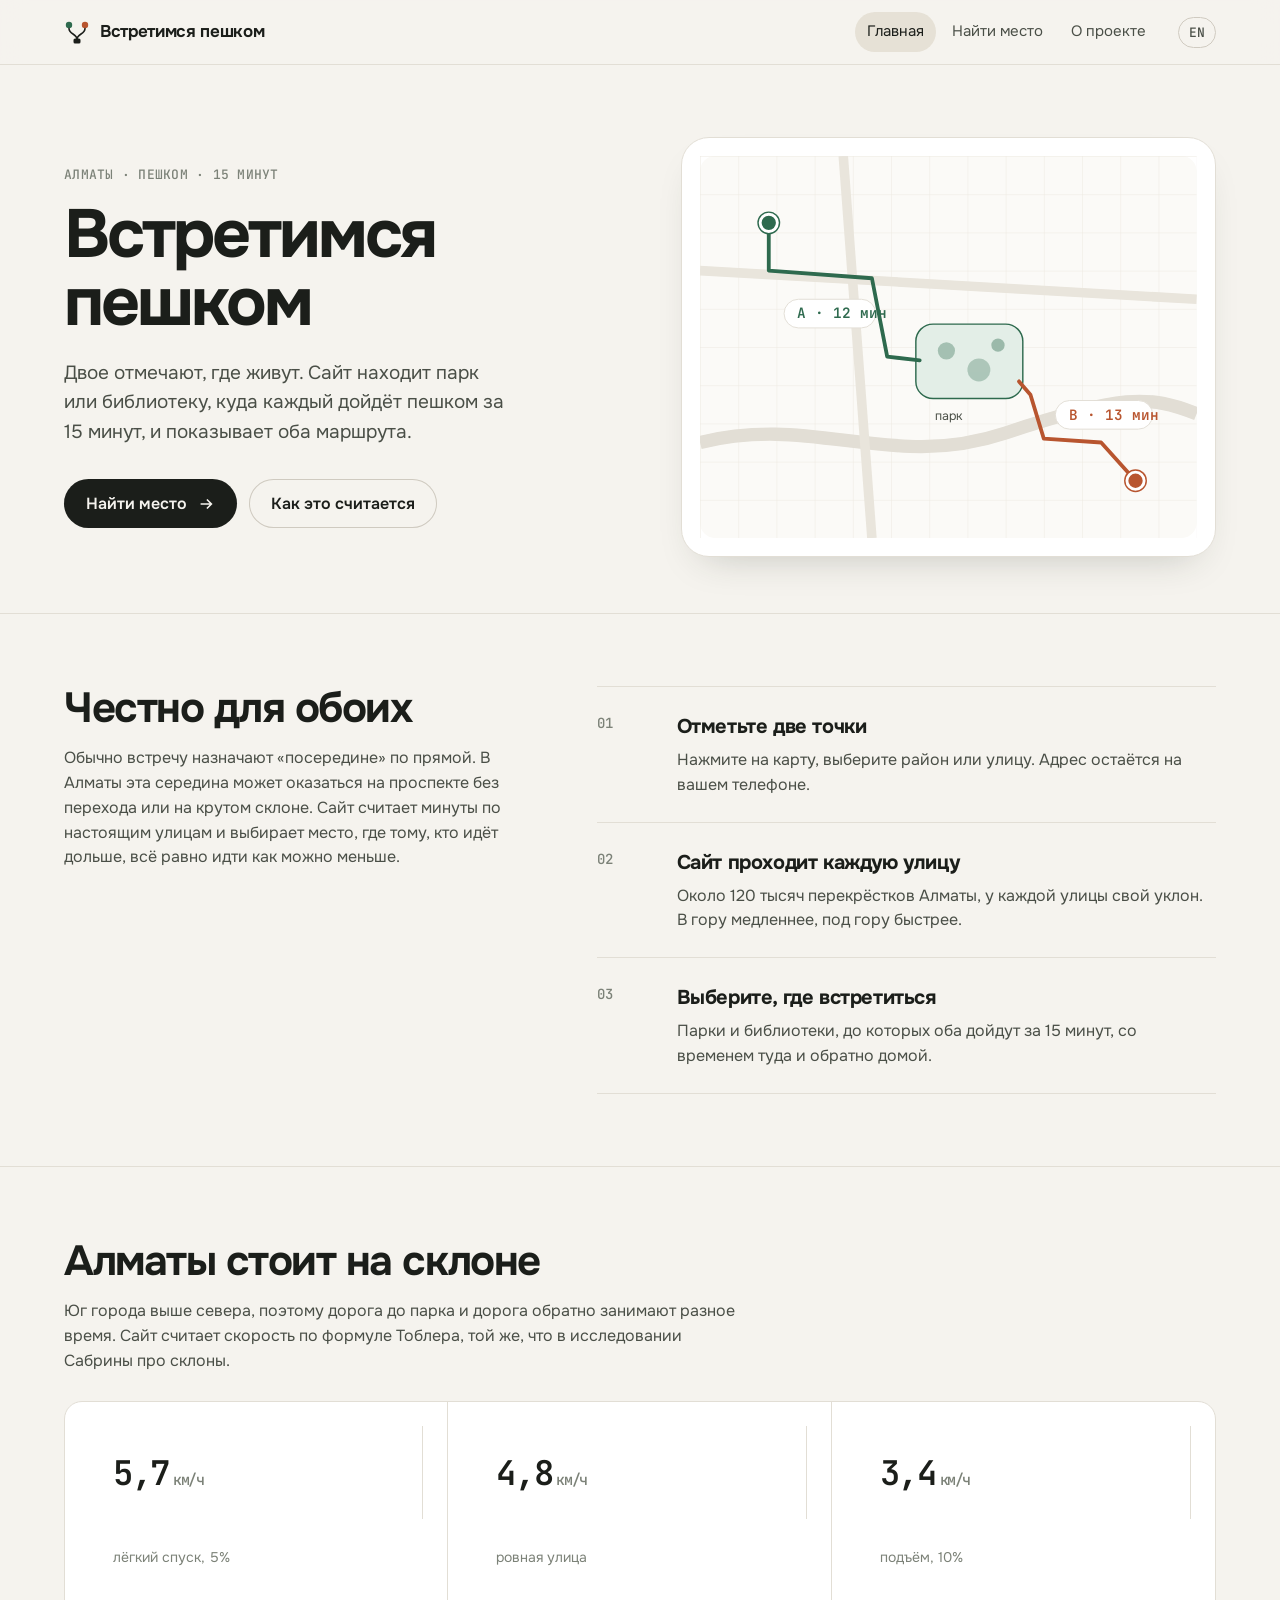
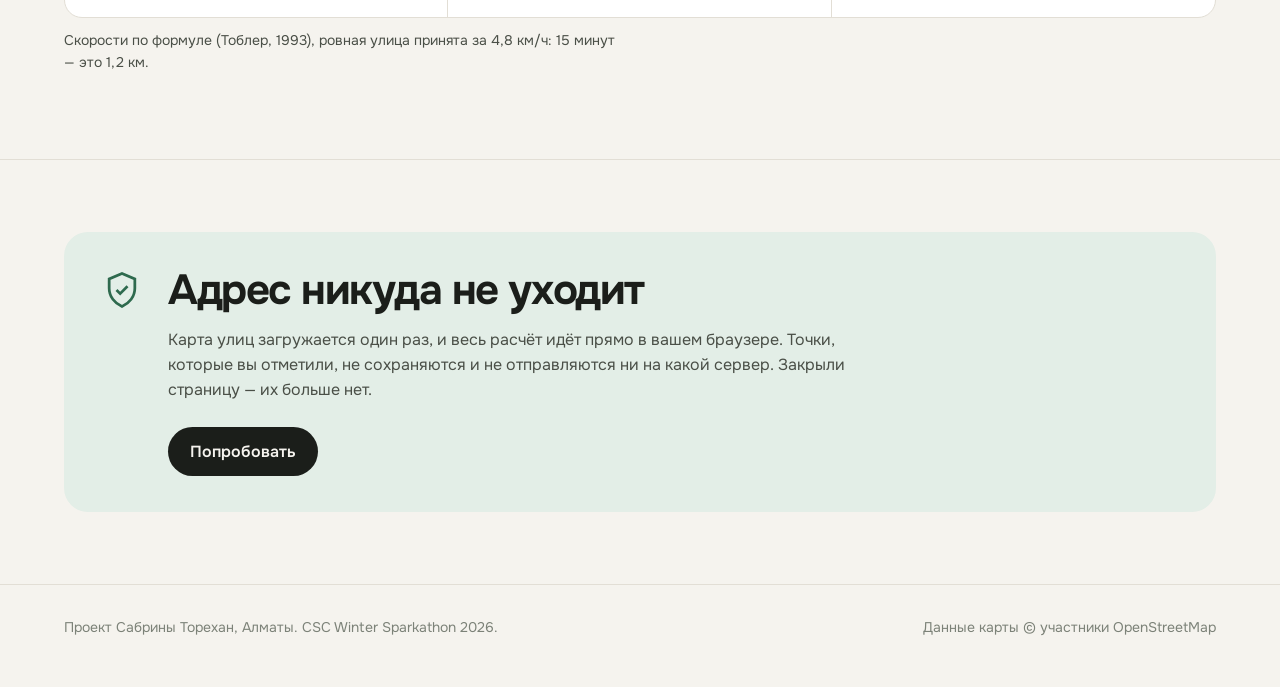
<file: site/index.html>
<!doctype html>
<html lang="ru">
<head>
<meta charset="utf-8">
<meta name="viewport" content="width=device-width, initial-scale=1">
<title>Встретимся пешком · Алматы</title>
<meta name="description" content="Двое отмечают, где живут. Сайт находит парк или библиотеку в Алматы, куда каждый дойдёт пешком за 15 минут.">
<link rel="icon" href="favicon.svg" type="image/svg+xml">
<link rel="preconnect" href="https://fonts.googleapis.com"><link rel="preconnect" href="https://fonts.gstatic.com" crossorigin>
<link href="https://fonts.googleapis.com/css2?family=Onest:wght@400;500;600;700&family=JetBrains+Mono:wght@500;600&display=swap" rel="stylesheet">
<link rel="stylesheet" href="styles.css?v=2">
<script src="i18n.js?v=2"></script>
</head>
<body>
<header class="top"><div class="wrap">
  <a class="brand" href="index.html"><svg class="brand-mark" viewBox="0 0 26 26" fill="none"><circle cx="5" cy="6" r="3.2" fill="#2E6A4E"/><circle cx="21" cy="6" r="3.2" fill="#B8552F"/><path d="M5 9.5c0 6 8 5 8 11M21 9.5c0 6-8 5-8 11" stroke="#1B1E1A" stroke-width="1.6" stroke-linecap="round"/><rect x="9.5" y="19.5" width="7" height="5" rx="1.6" fill="#1B1E1A"/></svg><span data-en="Meet on Foot">Встретимся пешком</span></a>
  <nav class="nav"><a href="index.html" aria-current="page" data-en="Home">Главная</a><a href="tool.html" data-en="Find a place">Найти место</a><a href="about.html" data-en="About">О проекте</a></nav>
  <button class="lang" type="button" aria-label="Language">EN</button>
</div></header>

<main>
<section class="hero"><div class="wrap hero-grid">
  <div>
    <p class="kicker" data-en="Almaty · on foot · 15 minutes">Алматы · пешком · 15 минут</p>
    <h1 data-en="Meet halfway.<br>On foot.">Встретимся<br>пешком</h1>
    <p class="lead" data-en="Two people mark where they live. The site finds a park or a library that each of them can walk to in 15 minutes, and shows both routes.">Двое отмечают, где живут. Сайт находит парк или библиотеку, куда каждый дойдёт пешком за 15 минут, и показывает оба маршрута.</p>
    <div class="cta">
      <a class="btn btn-primary" href="tool.html"><span data-en="Find a place">Найти место</span><svg viewBox="0 0 20 20" fill="none" stroke="currentColor" stroke-width="1.8"><path d="M4 10h11M11 5l5 5-5 5"/></svg></a>
      <a class="btn btn-ghost" href="#how" data-en="How it works">Как это считается</a>
    </div>
  </div>
  <div class="hero-art fade-in" aria-hidden="true">
    <svg viewBox="0 0 520 400" fill="none">
      <defs><pattern id="grid" width="40" height="40" patternUnits="userSpaceOnUse"><path d="M40 0H0V40" stroke="#ECE8DF" stroke-width="1"/></pattern></defs>
      <rect width="520" height="400" rx="16" fill="#FBFAF7"/><rect width="520" height="400" fill="url(#grid)"/>
      <path d="M0 300 C120 270 200 330 320 290 S470 250 520 270" stroke="#E2DED5" stroke-width="14"/>
      <path d="M150 0 L180 400" stroke="#E9E5DC" stroke-width="10"/><path d="M0 120 L520 150" stroke="#E9E5DC" stroke-width="10"/>
      <rect x="226" y="176" width="112" height="78" rx="18" fill="#E3EEE7" stroke="#2E6A4E" stroke-width="1.5"/>
      <circle cx="258" cy="204" r="9" fill="#2E6A4E" opacity=".35"/><circle cx="292" cy="224" r="12" fill="#2E6A4E" opacity=".3"/><circle cx="312" cy="198" r="7" fill="#2E6A4E" opacity=".4"/>
      <path class="draw" style="--len:420" d="M72 70 L72 120 L180 128 L196 210 L230 214" stroke="#2E6A4E" stroke-width="4" stroke-linecap="round" stroke-linejoin="round"/>
      <path class="draw d2" style="--len:460" d="M456 340 L420 300 L360 296 L346 250 L334 236" stroke="#B8552F" stroke-width="4" stroke-linecap="round" stroke-linejoin="round"/>
      <circle class="pulse" cx="72" cy="70" r="12" fill="#2E6A4E"/><circle cx="72" cy="70" r="9" fill="#2E6A4E" stroke="#fff" stroke-width="3"/>
      <circle class="pulse" cx="456" cy="340" r="12" fill="#B8552F"/><circle cx="456" cy="340" r="9" fill="#B8552F" stroke="#fff" stroke-width="3"/>
      <g font-family="JetBrains Mono, monospace" font-size="15" font-weight="600">
        <rect x="88" y="150" width="96" height="30" rx="15" fill="#fff" stroke="#E2DED5"/><text x="102" y="170" fill="#2E6A4E">A · 12 мин</text>
        <rect x="372" y="256" width="102" height="30" rx="15" fill="#fff" stroke="#E2DED5"/><text x="386" y="276" fill="#B8552F">B · 13 мин</text>
      </g>
      <text x="246" y="276" font-family="Onest, sans-serif" font-size="13" fill="#4A4F47">парк</text>
    </svg>
  </div>
</div></section>

<section class="section" id="how"><div class="wrap split">
  <div>
    <h2 data-en="Fair for both of you">Честно для обоих</h2>
    <p data-en="Most meeting apps pick the middle of a straight line. In Almaty that middle can be a highway or a steep hill. This site counts minutes along real streets and picks a place where the one who walks longer still walks as little as possible.">Обычно встречу назначают «посередине» по прямой. В Алматы эта середина может оказаться на проспекте без перехода или на крутом склоне. Сайт считает минуты по настоящим улицам и выбирает место, где тому, кто идёт дольше, всё равно идти как можно меньше.</p>
  </div>
  <ol class="steps">
    <li><span class="n">01</span><div><h3 data-en="Mark two points">Отметьте две точки</h3><p data-en="Tap the map, pick a district or type a street. The address stays on your phone.">Нажмите на карту, выберите район или улицу. Адрес остаётся на вашем телефоне.</p></div></li>
    <li><span class="n">02</span><div><h3 data-en="The site walks every street">Сайт проходит каждую улицу</h3><p data-en="About 120,000 street crossings of Almaty, each with its slope. Uphill is slower, downhill is faster.">Около 120 тысяч перекрёстков Алматы, у каждой улицы свой уклон. В гору медленнее, под гору быстрее.</p></div></li>
    <li><span class="n">03</span><div><h3 data-en="Choose where to meet">Выберите, где встретиться</h3><p data-en="Parks and libraries that both of you reach within 15 minutes, with time there and time back home.">Парки и библиотеки, до которых оба дойдут за 15 минут, со временем туда и обратно домой.</p></div></li>
  </ol>
</div></section>

<section class="section"><div class="wrap">
  <h2 data-en="Almaty is a slope">Алматы стоит на склоне</h2>
  <p data-en="The south of the city is higher than the north, so the walk to a park and the walk back are not the same. The site uses Tobler's hiking function, the same one used in Sabrina's slope study.">Юг города выше севера, поэтому дорога до парка и дорога обратно занимают разное время. Сайт считает скорость по формуле Тоблера, той же, что в исследовании Сабрины про склоны.</p>
  <div class="slope" style="margin-top:28px">
    <div><div class="v num">5,7<small data-en="km/h">км/ч</small></div><div class="l" data-en="gentle downhill, 5%">лёгкий спуск, 5%</div></div>
    <div><div class="v num">4,8<small data-en="km/h">км/ч</small></div><div class="l" data-en="flat street">ровная улица</div></div>
    <div><div class="v num">3,4<small data-en="km/h">км/ч</small></div><div class="l" data-en="uphill, 10%">подъём, 10%</div></div>
  </div>
  <p class="note" style="margin-top:12px" data-en="Speeds from the formula (Tobler, 1993), scaled so that a flat street is 4.8 km/h: 15 minutes is 1.2 km.">Скорости по формуле (Тоблер, 1993), ровная улица принята за 4,8 км/ч: 15 минут — это 1,2 км.</p>
</div></section>

<section class="section"><div class="wrap">
  <div class="privacy">
    <svg viewBox="0 0 24 24" fill="none" stroke="currentColor" stroke-width="1.5"><path d="M12 3l7 3v5c0 4.5-3 8.3-7 10-4-1.7-7-5.5-7-10V6l7-3z"/><path d="M9 12l2 2 4-4"/></svg>
    <div>
      <h2 data-en="Your address goes nowhere">Адрес никуда не уходит</h2>
      <p data-en="The whole map of streets is downloaded once, and every calculation runs inside your browser. The points you mark are not saved and are not sent to any server. Close the page and they are gone.">Карта улиц загружается один раз, и весь расчёт идёт прямо в вашем браузере. Точки, которые вы отметили, не сохраняются и не отправляются ни на какой сервер. Закрыли страницу — их больше нет.</p>
      <a class="btn btn-primary" href="tool.html" style="margin-top:8px" data-en="Try it">Попробовать</a>
    </div>
  </div>
</div></section>
</main>

<footer class="foot"><div class="wrap">
  <span data-en="A project by Sabrina Torekhan, Almaty. CSC Winter Sparkathon 2026.">Проект Сабрины Торехан, Алматы. CSC Winter Sparkathon 2026.</span>
  <span data-en="Map data © OpenStreetMap contributors">Данные карты © участники OpenStreetMap</span>
</div></footer>
</body>
</html>
</file>
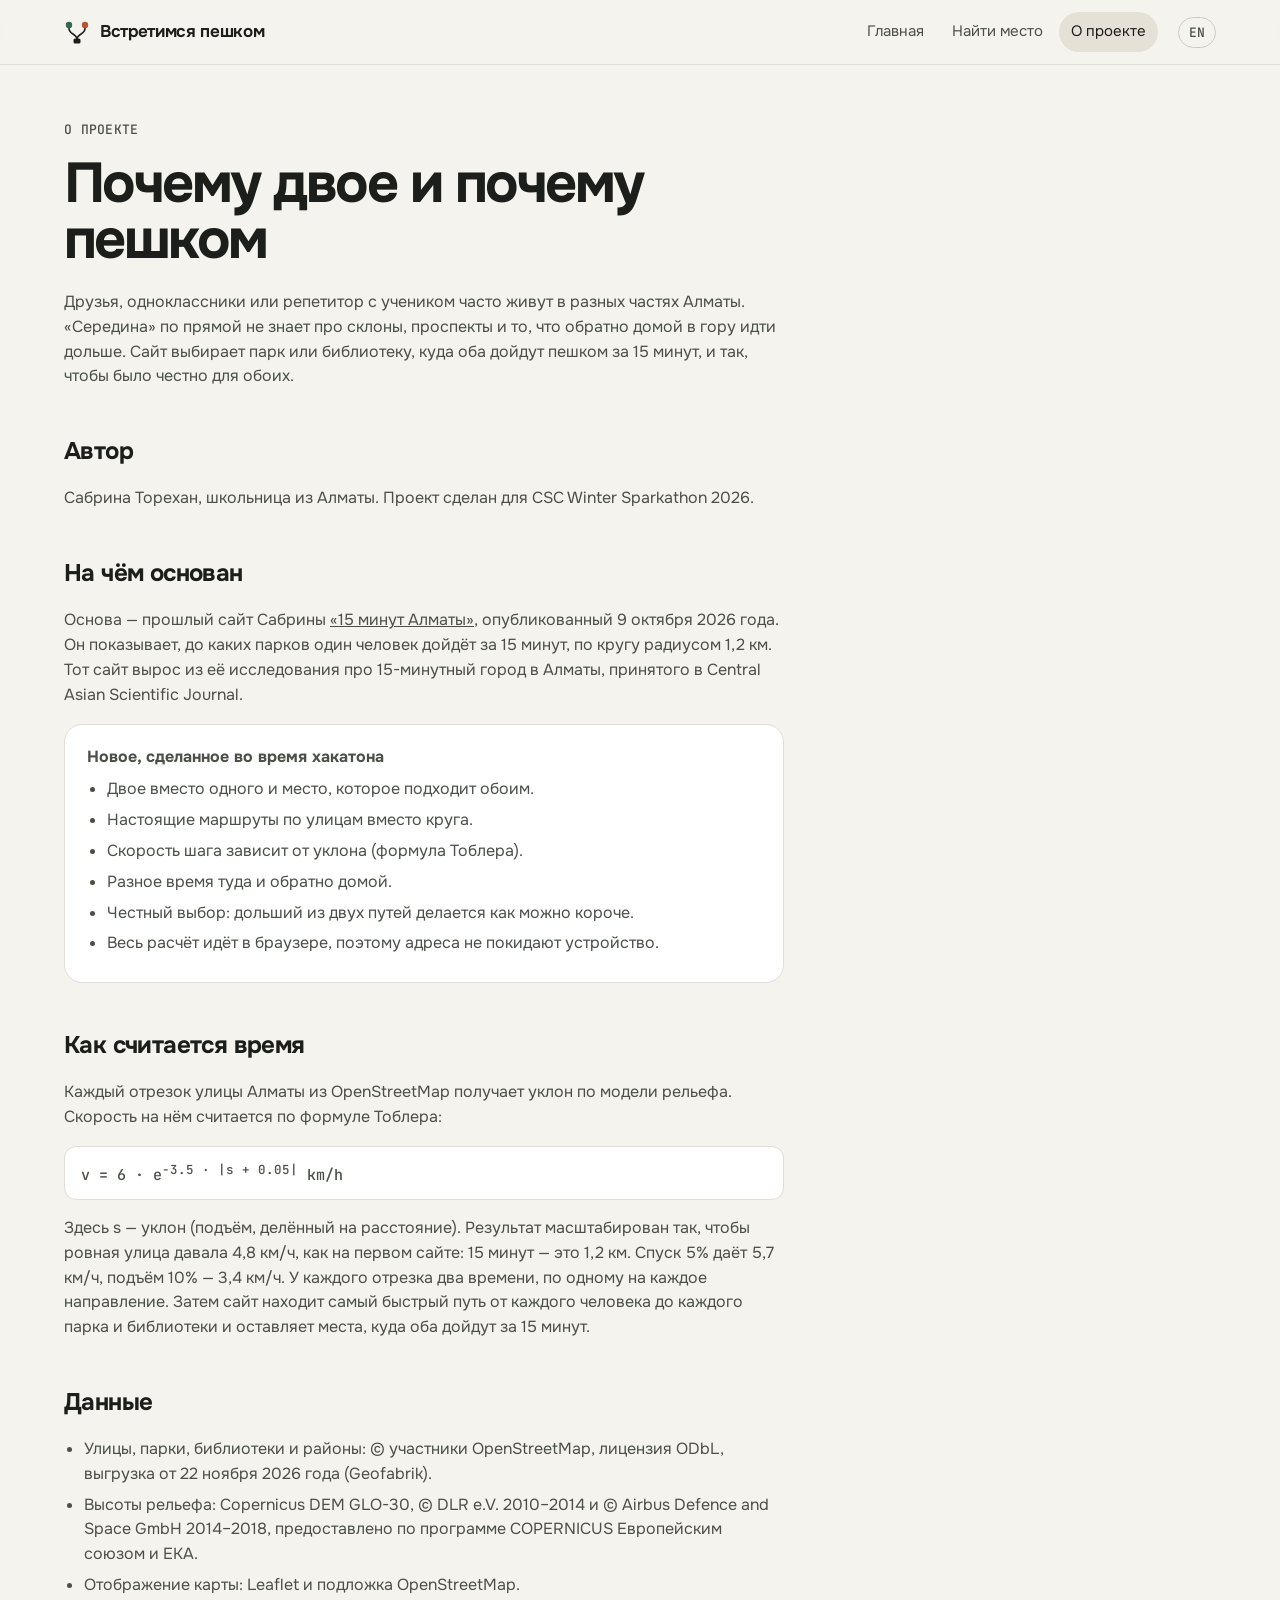
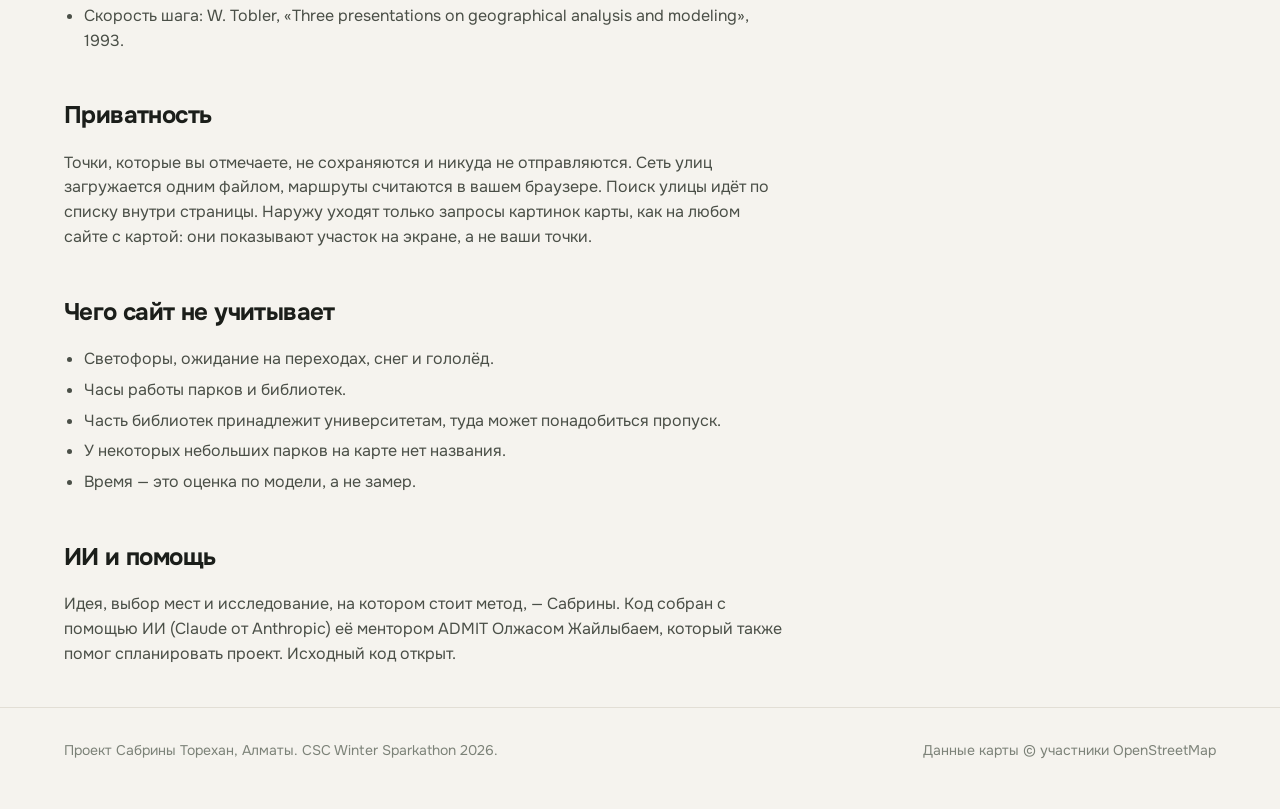
<file: site/about.html>
<!doctype html>
<html lang="ru">
<head>
<meta charset="utf-8">
<meta name="viewport" content="width=device-width, initial-scale=1">
<title>О проекте · Встретимся пешком</title>
<meta name="description" content="Кто сделал сайт, на чём он основан, как считается время пешком и что сайт не учитывает.">
<link rel="icon" href="favicon.svg" type="image/svg+xml">
<link rel="preconnect" href="https://fonts.googleapis.com"><link rel="preconnect" href="https://fonts.gstatic.com" crossorigin>
<link href="https://fonts.googleapis.com/css2?family=Onest:wght@400;500;600;700&family=JetBrains+Mono:wght@500;600&display=swap" rel="stylesheet">
<link rel="stylesheet" href="styles.css?v=2">
<script src="i18n.js?v=2"></script>
</head>
<body>
<header class="top"><div class="wrap">
  <a class="brand" href="index.html"><svg class="brand-mark" viewBox="0 0 26 26" fill="none"><circle cx="5" cy="6" r="3.2" fill="#2E6A4E"/><circle cx="21" cy="6" r="3.2" fill="#B8552F"/><path d="M5 9.5c0 6 8 5 8 11M21 9.5c0 6-8 5-8 11" stroke="#1B1E1A" stroke-width="1.6" stroke-linecap="round"/><rect x="9.5" y="19.5" width="7" height="5" rx="1.6" fill="#1B1E1A"/></svg><span data-en="Meet on Foot">Встретимся пешком</span></a>
  <nav class="nav"><a href="index.html" data-en="Home">Главная</a><a href="tool.html" data-en="Find a place">Найти место</a><a href="about.html" aria-current="page" data-en="About">О проекте</a></nav>
  <button class="lang" type="button" aria-label="Language">EN</button>
</div></header>

<main><div class="wrap"><article class="prose">
  <p class="kicker" data-en="About the project">О проекте</p>
  <h1 data-en="Why two people, and why on foot">Почему двое и почему пешком</h1>
  <p data-en="Friends, classmates or a tutor and a student often live in different parts of Almaty. Meeting “in the middle” on a straight line ignores hills, highways and the fact that the walk back home uphill is slower. This site picks a park or a library that both people can reach on foot in 15 minutes and that is fair to both.">Друзья, одноклассники или репетитор с учеником часто живут в разных частях Алматы. «Середина» по прямой не знает про склоны, проспекты и то, что обратно домой в гору идти дольше. Сайт выбирает парк или библиотеку, куда оба дойдут пешком за 15 минут, и так, чтобы было честно для обоих.</p>

  <h2 data-en="Author">Автор</h2>
  <p data-en="Sabrina Torekhan, a high school student from Almaty. Built for CSC Winter Sparkathon 2026.">Сабрина Торехан, школьница из Алматы. Проект сделан для CSC Winter Sparkathon 2026.</p>

  <h2 data-en="What it is built on">На чём основан</h2>
  <p data-en="The base is Sabrina's earlier site <a href=&quot;https://15-minut-almaty.netlify.app&quot;>«15 Minutes Almaty»</a>, published on 9 October 2026. It shows which parks one person can reach within 15 minutes, using a 1.2 km circle. It grew out of her research on the 15-minute city in Almaty, accepted by the Central Asian Scientific Journal.">Основа — прошлый сайт Сабрины <a href="https://15-minut-almaty.netlify.app">«15 минут Алматы»</a>, опубликованный 9 октября 2026 года. Он показывает, до каких парков один человек дойдёт за 15 минут, по кругу радиусом 1,2 км. Тот сайт вырос из её исследования про 15-минутный город в Алматы, принятого в Central Asian Scientific Journal.</p>
  <div class="card">
    <p style="margin:0 0 8px"><b data-en="New during the hackathon">Новое, сделанное во время хакатона</b></p>
    <ul style="margin:0">
      <li data-en="Two people instead of one, and a place that suits both.">Двое вместо одного и место, которое подходит обоим.</li>
      <li data-en="Real street routes instead of a circle.">Настоящие маршруты по улицам вместо круга.</li>
      <li data-en="Walking speed that depends on the slope (Tobler's formula).">Скорость шага зависит от уклона (формула Тоблера).</li>
      <li data-en="Different times there and back home.">Разное время туда и обратно домой.</li>
      <li data-en="Fair ranking: the longer of the two walks is kept as short as possible.">Честный выбор: дольший из двух путей делается как можно короче.</li>
      <li data-en="All routing runs in the browser, so addresses never leave the device.">Весь расчёт идёт в браузере, поэтому адреса не покидают устройство.</li>
    </ul>
  </div>

  <h2 data-en="How the time is counted">Как считается время</h2>
  <p data-en="Every street segment of Almaty from OpenStreetMap gets its slope from a terrain model. The walking speed on it comes from Tobler's hiking function:">Каждый отрезок улицы Алматы из OpenStreetMap получает уклон по модели рельефа. Скорость на нём считается по формуле Тоблера:</p>
  <p class="formula">v = 6 · e<sup>−3.5 · |s + 0.05|</sup> km/h</p>
  <p data-en="Here s is the slope (rise divided by distance). The result is scaled so that a flat street gives 4.8 km/h, the speed used on the first site: 15 minutes equals 1.2 km. A 5% descent gives 5.7 km/h, a 10% climb gives 3.4 km/h. Each segment has two times, one for each direction. The site then finds the fastest path from each person to every park and library, and keeps places that both reach in 15 minutes.">Здесь s — уклон (подъём, делённый на расстояние). Результат масштабирован так, чтобы ровная улица давала 4,8 км/ч, как на первом сайте: 15 минут — это 1,2 км. Спуск 5% даёт 5,7 км/ч, подъём 10% — 3,4 км/ч. У каждого отрезка два времени, по одному на каждое направление. Затем сайт находит самый быстрый путь от каждого человека до каждого парка и библиотеки и оставляет места, куда оба дойдут за 15 минут.</p>

  <h2 data-en="Data">Данные</h2>
  <ul>
    <li data-en="Streets, parks, libraries and districts: © OpenStreetMap contributors, ODbL licence, extract of 22 November 2026 (Geofabrik).">Улицы, парки, библиотеки и районы: © участники OpenStreetMap, лицензия ODbL, выгрузка от 22 ноября 2026 года (Geofabrik).</li>
    <li data-en="Terrain heights: Copernicus DEM GLO-30, © DLR e.V. 2010–2014 and © Airbus Defence and Space GmbH 2014–2018, provided under COPERNICUS by the European Union and ESA.">Высоты рельефа: Copernicus DEM GLO-30, © DLR e.V. 2010–2014 и © Airbus Defence and Space GmbH 2014–2018, предоставлено по программе COPERNICUS Европейским союзом и ЕКА.</li>
    <li data-en="Map display: Leaflet and OpenStreetMap map tiles.">Отображение карты: Leaflet и подложка OpenStreetMap.</li>
    <li data-en="Walking speed: W. Tobler, «Three presentations on geographical analysis and modeling», 1993.">Скорость шага: W. Tobler, «Three presentations on geographical analysis and modeling», 1993.</li>
  </ul>

  <h2 data-en="Privacy">Приватность</h2>
  <p data-en="The points you mark are not saved and not sent anywhere. The street network is downloaded as one file and the routes are computed in your browser. Street search works over a list built into the page. The only outside requests are the map tiles, the same as on any map site; they show the area on screen, not your points.">Точки, которые вы отмечаете, не сохраняются и никуда не отправляются. Сеть улиц загружается одним файлом, маршруты считаются в вашем браузере. Поиск улицы идёт по списку внутри страницы. Наружу уходят только запросы картинок карты, как на любом сайте с картой: они показывают участок на экране, а не ваши точки.</p>

  <h2 data-en="What the site does not know">Чего сайт не учитывает</h2>
  <ul>
    <li data-en="Traffic lights, waiting at crossings, snow and ice.">Светофоры, ожидание на переходах, снег и гололёд.</li>
    <li data-en="Opening hours of parks and libraries.">Часы работы парков и библиотек.</li>
    <li data-en="Some libraries belong to universities and may need a pass.">Часть библиотек принадлежит университетам, туда может понадобиться пропуск.</li>
    <li data-en="Some small parks have no name on the map.">У некоторых небольших парков на карте нет названия.</li>
    <li data-en="Times are a model estimate, not a measurement.">Время — это оценка по модели, а не замер.</li>
  </ul>

  <h2 data-en="AI and help">ИИ и помощь</h2>
  <p data-en="The idea, the choice of places and the research behind the method are Sabrina's. The code was assembled with the help of AI (Claude by Anthropic) by her ADMIT mentor, Olzhas Zhailybay, who also helped plan the project. The source code is public.">Идея, выбор мест и исследование, на котором стоит метод, — Сабрины. Код собран с помощью ИИ (Claude от Anthropic) её ментором ADMIT Олжасом Жайлыбаем, который также помог спланировать проект. Исходный код открыт.</p>
</article></div></main>

<footer class="foot"><div class="wrap">
  <span data-en="A project by Sabrina Torekhan, Almaty. CSC Winter Sparkathon 2026.">Проект Сабрины Торехан, Алматы. CSC Winter Sparkathon 2026.</span>
  <span data-en="Map data © OpenStreetMap contributors">Данные карты © участники OpenStreetMap</span>
</div></footer>
</body>
</html>
</file>
<file: site/styles.css>
:root{
  --bg:#F5F3EE; --paper:#FFFFFF; --ink:#1B1E1A; --ink-2:#4A4F47; --ink-3:#7C8278;
  --line:#E2DED5; --line-2:#CFCAC0;
  --green:#2E6A4E; --green-soft:#E3EEE7;
  --a:#2E6A4E; --b:#B8552F; --b-soft:#F5E6DE;
  --radius:18px; --radius-sm:12px;
  --shadow:0 18px 40px -22px rgba(40,46,36,.28);
  --font:'Onest',system-ui,-apple-system,'Segoe UI',sans-serif;
  --mono:'JetBrains Mono',ui-monospace,SFMono-Regular,Menlo,monospace;
  --ease:cubic-bezier(.16,1,.3,1);
}
*{box-sizing:border-box}
html,body{margin:0}
body{background:var(--bg);color:var(--ink);font-family:var(--font);font-size:16px;line-height:1.55;-webkit-font-smoothing:antialiased}
a{color:inherit}
img,svg{display:block;max-width:100%}
.wrap{max-width:1200px;margin:0 auto;padding:0 24px}
.num{font-family:var(--mono);font-variant-numeric:tabular-nums;letter-spacing:-.02em}

/* header */
.top{position:sticky;top:0;z-index:20;background:rgba(245,243,238,.86);backdrop-filter:saturate(1.4) blur(12px);-webkit-backdrop-filter:saturate(1.4) blur(12px);border-bottom:1px solid var(--line)}
.top .wrap{display:flex;align-items:center;gap:20px;height:64px}
.brand{display:flex;align-items:center;gap:10px;text-decoration:none;font-weight:650;letter-spacing:-.02em;font-size:17px}
.brand-mark{width:26px;height:26px}
.nav{display:flex;gap:4px;margin-left:auto}
.nav a{text-decoration:none;color:var(--ink-2);font-size:15px;padding:8px 12px;border-radius:999px;transition:background .25s var(--ease),color .25s var(--ease)}
.nav a:hover{background:#EAE6DD;color:var(--ink)}
.nav a[aria-current=page]{color:var(--ink);background:#E6E1D6}
.lang{border:1px solid var(--line-2);background:transparent;color:var(--ink-2);font:500 13px var(--mono);padding:6px 10px;border-radius:999px;cursor:pointer}
.lang:hover{color:var(--ink);border-color:var(--ink-3)}
@media (max-width:720px){
  .top .wrap{height:auto;flex-wrap:wrap;padding-top:10px;padding-bottom:8px;gap:8px}
  .nav{order:3;width:100%;margin-left:0;overflow-x:auto}
  .nav a{padding:6px 10px;font-size:14px;white-space:nowrap}
  .lang{margin-left:auto}
}

/* buttons */
.btn{display:inline-flex;align-items:center;gap:10px;border:0;border-radius:999px;padding:14px 22px;font:600 16px var(--font);text-decoration:none;cursor:pointer;transition:transform .2s var(--ease),background .25s var(--ease),box-shadow .25s var(--ease)}
.btn:active{transform:scale(.98) translateY(1px)}
.btn-primary{background:var(--ink);color:#F5F3EE}
.btn-primary:hover{background:#2C312A}
.btn-ghost{background:transparent;color:var(--ink);box-shadow:inset 0 0 0 1px var(--line-2)}
.btn-ghost:hover{box-shadow:inset 0 0 0 1px var(--ink-3)}
.btn[disabled]{opacity:.45;cursor:not-allowed}
.btn svg{width:18px;height:18px}

/* home */
.hero{padding:72px 0 56px}
.hero-grid{display:grid;grid-template-columns:1.05fr 1fr;gap:56px;align-items:center}
.kicker{font:500 13px var(--mono);color:var(--ink-3);letter-spacing:.02em;text-transform:uppercase;margin:0 0 18px}
h1{font-size:clamp(40px,5.4vw,68px);line-height:1;letter-spacing:-.045em;font-weight:700;margin:0 0 22px}
.lead{font-size:19px;color:var(--ink-2);max-width:34ch;margin:0 0 32px}
.cta{display:flex;gap:12px;flex-wrap:wrap}
.hero-art{background:var(--paper);border:1px solid var(--line);border-radius:28px;box-shadow:var(--shadow);padding:18px;position:relative;overflow:hidden}
.hero-art svg{width:100%;height:auto}
.draw{stroke-dasharray:var(--len);stroke-dashoffset:var(--len);animation:draw 2.4s var(--ease) forwards}
.draw.d2{animation-delay:.5s}
@keyframes draw{to{stroke-dashoffset:0}}
.pulse{transform-box:fill-box;transform-origin:center;animation:pulse 2.6s ease-in-out infinite}
@keyframes pulse{0%,100%{transform:scale(1);opacity:.35}50%{transform:scale(1.9);opacity:0}}
.fade-in{opacity:0;animation:fade .8s var(--ease) forwards}
@keyframes fade{to{opacity:1}}

.section{padding:72px 0;border-top:1px solid var(--line)}
.section h2{font-size:clamp(28px,3.4vw,42px);letter-spacing:-.035em;line-height:1.05;margin:0 0 16px;font-weight:680}
.section p{color:var(--ink-2);max-width:62ch}
.split{display:grid;grid-template-columns:1fr 1.3fr;gap:56px;align-items:start}
.steps{list-style:none;margin:0;padding:0;border-top:1px solid var(--line)}
.steps li{display:grid;grid-template-columns:64px 1fr;gap:16px;padding:24px 0;border-bottom:1px solid var(--line)}
.steps .n{font:500 14px var(--mono);color:var(--ink-3);padding-top:3px}
.steps h3{margin:0 0 6px;font-size:20px;letter-spacing:-.02em}
.steps p{margin:0}

.slope{display:grid;grid-template-columns:repeat(3,minmax(0,1fr));gap:0;border:1px solid var(--line);border-radius:var(--radius);background:var(--paper);overflow:hidden}
.slope div{padding:24px;border-right:1px solid var(--line)}
.slope div:last-child{border-right:0}
.slope .v{font:600 34px var(--mono);letter-spacing:-.04em}
.slope .v small{font-size:15px;color:var(--ink-3);font-weight:500;margin-left:4px}
.slope .l{color:var(--ink-3);font-size:14px;margin-top:4px}
.note{font-size:14px;color:var(--ink-3)}

.privacy{display:grid;grid-template-columns:auto 1fr;gap:24px;align-items:start;background:var(--green-soft);border-radius:24px;padding:36px}
.privacy svg{width:44px;height:44px;color:var(--green)}
.privacy h2{margin-top:0}

.foot{border-top:1px solid var(--line);padding:32px 0 48px;color:var(--ink-3);font-size:14px}
.foot .wrap{display:flex;gap:16px;justify-content:space-between;flex-wrap:wrap}

@media (max-width:860px){
  .hero{padding:40px 0 32px}
  .hero-grid,.split{grid-template-columns:1fr;gap:32px}
  .section{padding:48px 0}
  .slope{grid-template-columns:1fr}
  .slope div{border-right:0;border-bottom:1px solid var(--line)}
  .slope div:last-child{border-bottom:0}
  .privacy{grid-template-columns:1fr;padding:24px}
  .wrap{padding:0 16px}
}

/* about */
.prose{max-width:720px;padding:56px 0 24px}
.prose h1{font-size:clamp(36px,4.6vw,56px)}
.prose h2{font-size:24px;letter-spacing:-.025em;margin:44px 0 10px}
.prose p,.prose li{color:var(--ink-2)}
.prose ul{padding-left:20px}
.prose li{margin:6px 0}
.prose .card{background:var(--paper);border:1px solid var(--line);border-radius:var(--radius);padding:20px 22px;margin:16px 0}
.prose code{font-family:var(--mono);font-size:14px;background:#ECE8DF;padding:1px 6px;border-radius:6px}
.formula{font:500 15px var(--mono);background:var(--paper);border:1px solid var(--line);border-radius:var(--radius-sm);padding:14px 16px;overflow-x:auto;white-space:nowrap}

/* tool */
.tool{display:grid;grid-template-columns:420px 1fr;height:calc(100dvh - 65px)}
.panel{overflow-y:auto;border-right:1px solid var(--line);background:var(--bg);padding:24px 24px 40px}
.panel h1{font-size:28px;letter-spacing:-.035em;margin:0 0 6px}
.panel .sub{color:var(--ink-2);margin:0 0 20px;font-size:15px}
#map{height:100%;width:100%;background:#E8E5DD}
.base-tiles{filter:grayscale(.85) brightness(1.06) contrast(.9)}
.person{background:var(--paper);border:1px solid var(--line);border-radius:var(--radius);padding:16px;margin-bottom:12px;transition:box-shadow .25s var(--ease),border-color .25s var(--ease)}
.person.active{border-color:var(--pc);box-shadow:0 0 0 3px color-mix(in srgb,var(--pc) 18%,transparent)}
.person[data-p=a]{--pc:var(--a)} .person[data-p=b]{--pc:var(--b)}
.person-head{display:flex;align-items:center;gap:10px;margin-bottom:10px}
.dot{width:26px;height:26px;border-radius:50%;background:var(--pc);color:#fff;display:grid;place-items:center;font:600 13px var(--mono);flex:none}
.person-head b{font-size:16px}
.person-head .state{margin-left:auto;font-size:13px;color:var(--ink-3);text-align:right}
.person-head .state.ok{color:var(--pc)}
.field{display:flex;flex-direction:column;gap:6px;margin-top:10px}
.field label{font-size:13px;color:var(--ink-3);font-weight:500}
.field input,.field select{font:15px var(--font);color:var(--ink);background:var(--bg);border:1px solid var(--line);border-radius:10px;padding:10px 12px;width:100%;appearance:none}
.field select{background-image:url("data:image/svg+xml,%3Csvg xmlns='http://www.w3.org/2000/svg' width='12' height='8' fill='none' stroke='%237C8278' stroke-width='1.6'%3E%3Cpath d='M1 1l5 5 5-5'/%3E%3C/svg%3E");background-repeat:no-repeat;background-position:right 12px center;padding-right:34px}
.field input:focus,.field select:focus{outline:0;border-color:var(--pc,var(--ink-3));background:#fff}
.row2{display:grid;grid-template-columns:1fr 1fr;gap:8px}
.tap{width:100%;margin-top:10px;justify-content:center;padding:11px 14px;font-size:15px}
.person.active .tap{background:var(--pc);color:#fff;box-shadow:none}
.help{font-size:13px;color:var(--ink-3);margin:4px 0 0}
.seg{display:grid;grid-template-columns:repeat(3,1fr);background:#E9E5DC;border-radius:12px;padding:4px;margin:16px 0}
.seg button{border:0;background:transparent;font:500 14px var(--font);color:var(--ink-2);padding:9px 6px;border-radius:9px;cursor:pointer;transition:background .2s var(--ease)}
.seg button[aria-pressed=true]{background:var(--paper);color:var(--ink);box-shadow:0 1px 2px rgba(0,0,0,.08)}
.go{width:100%;justify-content:center}
.demo{display:flex;gap:8px;flex-wrap:wrap;margin-top:12px}
.demo button{border:1px dashed var(--line-2);background:transparent;border-radius:999px;font:13px var(--font);color:var(--ink-2);padding:6px 12px;cursor:pointer}
.demo button:hover{border-color:var(--ink-3);color:var(--ink)}

.results{margin-top:22px}
.results h2{font-size:15px;font-weight:600;margin:0 0 10px;color:var(--ink-2)}
.res{list-style:none;margin:0;padding:0}
.res li{background:var(--paper);border:1px solid var(--line);border-radius:var(--radius-sm);padding:14px;margin-bottom:8px;cursor:pointer;transition:border-color .2s var(--ease),transform .2s var(--ease);opacity:0;animation:fade .5s var(--ease) forwards;animation-delay:calc(var(--i) * 70ms)}
.res li:hover{border-color:var(--line-2)}
.res li.sel{border-color:var(--ink);box-shadow:0 0 0 1px var(--ink)}
.res .t{display:flex;gap:8px;align-items:baseline}
.res .t b{font-size:16px;letter-spacing:-.01em}
.res .kind{font-size:12px;color:var(--ink-3);margin-left:auto;white-space:nowrap}
.times{display:grid;grid-template-columns:1fr 1fr;gap:8px;margin-top:10px}
.time{border-radius:10px;padding:8px 10px;background:var(--bg)}
.time .who{font-size:12px;color:var(--ink-3);display:flex;align-items:center;gap:6px}
.time .who i{width:8px;height:8px;border-radius:50%;background:var(--pc)}
.time[data-p=a]{--pc:var(--a)} .time[data-p=b]{--pc:var(--b)}
.time .m{font:600 22px var(--mono);letter-spacing:-.04em}
.time .m small{font-size:13px;color:var(--ink-3);font-weight:500}
.time .back{font-size:12px;color:var(--ink-3)}
.empty{border:1px dashed var(--line-2);border-radius:var(--radius-sm);padding:18px;color:var(--ink-2);font-size:15px}
.skel{height:92px;border-radius:var(--radius-sm);margin-bottom:8px;background:linear-gradient(90deg,#ECE8DF 0%,#F6F3EC 50%,#ECE8DF 100%);background-size:200% 100%;animation:shimmer 1.2s linear infinite}
@keyframes shimmer{to{background-position:-200% 0}}
.loading{position:absolute;inset:0;display:grid;place-items:center;background:rgba(245,243,238,.7);z-index:500;font:500 14px var(--mono);color:var(--ink-2)}
.map-wrap{position:relative;height:100%}
.priv{display:flex;gap:8px;align-items:flex-start;font-size:13px;color:var(--ink-3);margin-top:18px}
.priv svg{width:16px;height:16px;flex:none;margin-top:2px;color:var(--green)}
.leaflet-container{font-family:var(--font)}
.pin{width:30px;height:30px;border-radius:50% 50% 50% 0;transform:rotate(-45deg);background:var(--pc);border:3px solid #fff;box-shadow:0 4px 10px rgba(0,0,0,.25);display:grid;place-items:center}
.pin span{transform:rotate(45deg);color:#fff;font:700 12px var(--mono)}
.pin.a{--pc:var(--a)} .pin.b{--pc:var(--b)}
.goal{width:22px;height:22px;border-radius:7px;background:var(--ink);border:3px solid #fff;box-shadow:0 4px 10px rgba(0,0,0,.25)}

@media (max-width:900px){
  .tool{grid-template-columns:1fr;grid-template-rows:52dvh auto;height:auto}
  .map-wrap{order:-1;height:52dvh;position:sticky;top:0;z-index:5}
  .panel{border-right:0;border-top:1px solid var(--line);padding:18px 16px 40px;overflow:visible}
}
</file>
